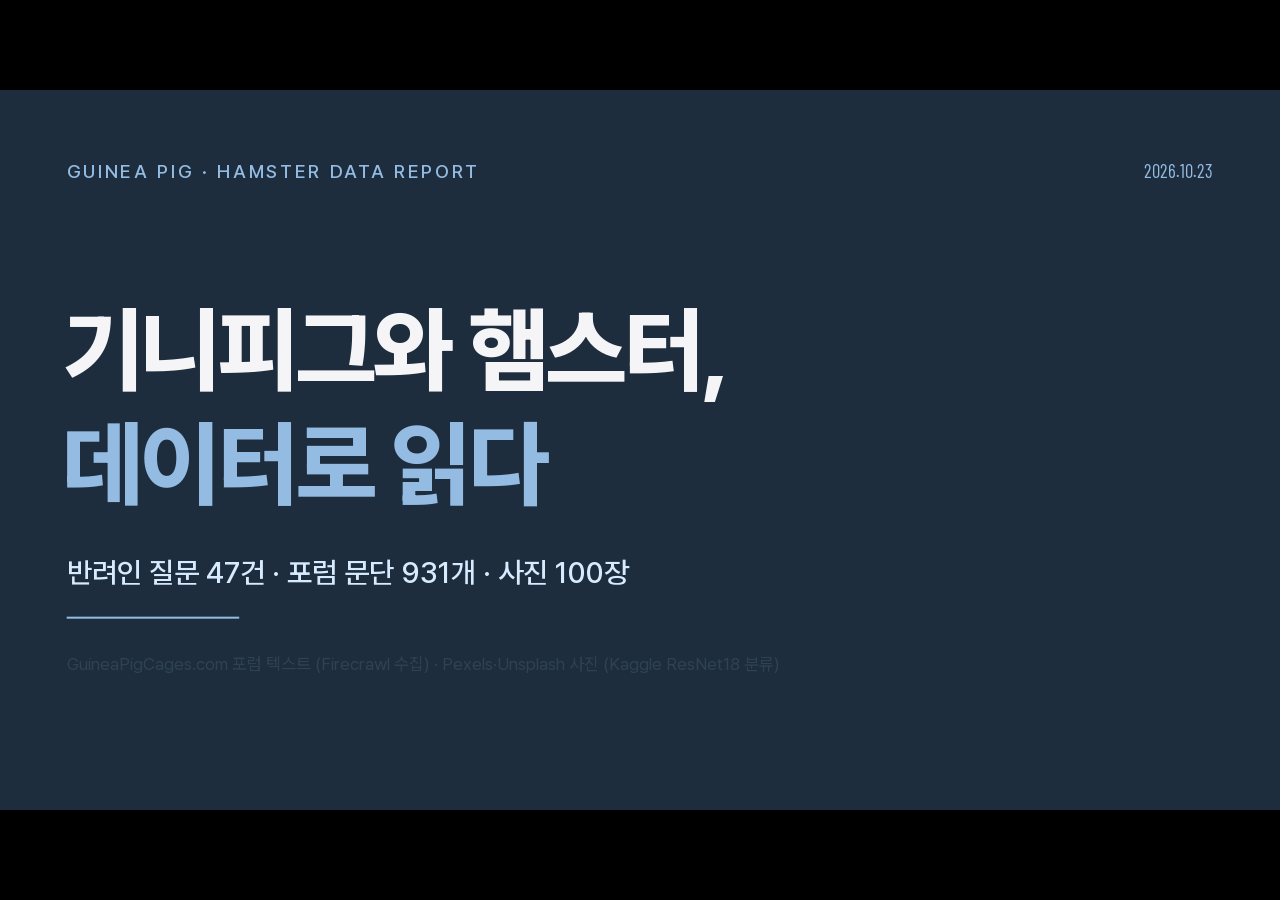
<file: slides/index.html>
<!DOCTYPE html>
<html lang="ko">
<head>
<meta charset="utf-8">
<meta name="viewport" content="width=device-width, initial-scale=1">
<title>기니피그·햄스터 데이터 리포트</title>
<meta name="description" content="기니피그 반려인 포럼 텍스트 분석(질문 47건 · 931문단)과 기니피그/햄스터 이미지 분류 실험(사진 100장)을 정리한 인터랙티브 슬라이드 덱.">
<link rel="preconnect" href="https://fonts.googleapis.com">
<link rel="preconnect" href="https://fonts.gstatic.com" crossorigin>
<link href="https://fonts.googleapis.com/css2?family=Barlow+Condensed:wght@400;500;600&display=swap" rel="stylesheet">
<style>
/* references/template/motion-board-ppt.html의 스타일을 그대로 계승 */
@font-face{font-family:'Pretendard';src:url('../references/template/fonts/PretendardVariable.woff2') format('woff2');font-weight:45 920;font-display:block}
*{box-sizing:border-box}
html,body{margin:0;height:100%;background:#000;color:#1d1f20;font-family:'Pretendard',sans-serif;overflow:hidden}
#stage{position:fixed;inset:0;display:flex;align-items:center;justify-content:center;cursor:pointer}
#stage svg{width:100vw;height:56.25vw;max-height:100vh;max-width:177.78vh;display:block}
.fade-img{opacity:0;animation:fadeImg .6s ease-out forwards}
@keyframes fadeImg{to{opacity:1}}
@media (prefers-reduced-motion:reduce){.fade-img{animation:none;opacity:1}}

/* 하단 컨트롤 바 — 템플릿 #bar */
#bar{position:fixed;left:0;right:0;bottom:0;display:flex;gap:14px;align-items:center;padding:12px 20px calc(12px + env(safe-area-inset-bottom,0px));background:rgba(29,45,61,.92);color:#f5f5f8;font-size:14px;opacity:0;transition:opacity .2s;z-index:5}
body:hover #bar,#bar:focus-within,body.boarding #bar{opacity:1}
body.clean #bar{display:none}
#bar input[type=range]{flex:1;accent-color:#94bce3;min-width:60px}
#bar button{background:none;border:1px solid rgba(245,245,248,.35);color:inherit;font:inherit;padding:6px 12px;cursor:pointer;min-height:34px}
#bar button:hover,#bar button:focus-visible{border-color:#94bce3;outline:none}
#count{font-family:'Barlow Condensed',sans-serif;font-size:20px;min-width:64px;text-align:center}
#help{color:#b5d9fd;white-space:nowrap}
@media (max-width:760px){#help{display:none}}

/* 개요 보드 — 템플릿 보드(header + grid) */
#board{position:fixed;inset:0;overflow:auto;background:#e7e7ea;z-index:4;padding-bottom:80px}
#board[hidden]{display:none}
#board header{display:flex;justify-content:space-between;align-items:baseline;gap:24px;flex-wrap:wrap;padding:32px 40px 8px}
#board h1{margin:0;font-size:28px;font-weight:700;letter-spacing:-.02em}
#board header p{margin:0;font-size:15px;color:#5d5d60}
#cells{display:grid;grid-template-columns:repeat(auto-fill,minmax(360px,1fr));gap:24px;padding:24px 40px 48px}
#board .cell{all:unset;cursor:pointer;display:flex;flex-direction:column;gap:10px}
#board .thumb svg{width:100%;height:auto;display:block;border:1px solid #d4d4d7;background:#f2f2f3}
#board .cell:hover svg,#board .cell:focus-visible svg{border-color:#416180}
#board .cap{display:flex;gap:10px;font-size:15px;font-weight:600}
#board .cap b{font-family:'Barlow Condensed',sans-serif;font-weight:600;color:#416180}
</style>
</head>
<body>
<div id="stage" aria-live="polite"></div>
<div id="board" hidden>
  <header>
    <h1>기니피그·햄스터 데이터 리포트</h1>
    <p>1920×1080 · 18장 · 카드를 누르면 그 장으로 이동</p>
  </header>
  <div id="cells"></div>
</div>
<div id="bar">
  <button id="grid">전체 보기</button>
  <button id="prev" aria-label="이전 슬라이드">←</button>
  <span id="count">01 / 18</span>
  <button id="next" aria-label="다음 슬라이드">→</button>
  <input id="scrub" type="range" min="0" max="17" step="1" value="0" aria-label="슬라이드 이동">
  <span id="help">← → 넘김 · O 전체 보기 · R 다시 재생 · F 전체 화면</span>
  <button id="replay">다시 재생</button>
  <button id="full">전체 화면</button>
</div>
<script src="deck-config.js"></script>
<script src="deck-data.js"></script>
<script src="../references/template/core.js"></script>
<script src="deck.js"></script>
</body>
</html>
</file>
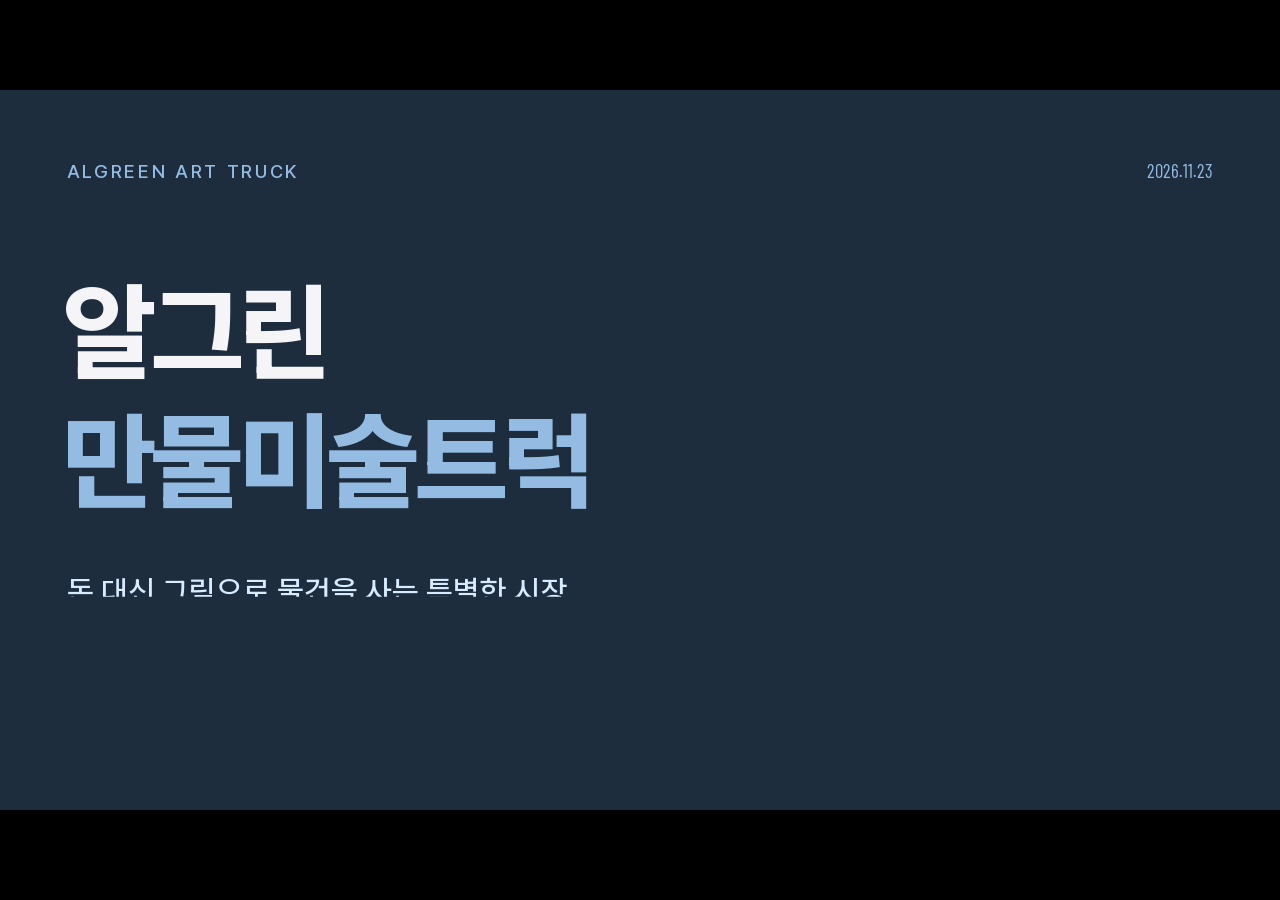
<file: slides/algreen/index.html>
<!DOCTYPE html>
<html lang="ko">
<head>
<meta charset="utf-8">
<meta name="viewport" content="width=device-width, initial-scale=1">
<title>알그린 만물미술트럭</title>
<meta name="description" content="돈 대신 그림으로 물건을 사는 특별한 시장 — 알그린 세 번째 정기모임.">
<link rel="preconnect" href="https://fonts.googleapis.com">
<link rel="preconnect" href="https://fonts.gstatic.com" crossorigin>
<link href="https://fonts.googleapis.com/css2?family=Barlow+Condensed:wght@400;500;600&display=swap" rel="stylesheet">
<style>
/* references/template/motion-board-ppt.html의 스타일을 그대로 계승 */
#notes{position:fixed;left:50%;bottom:72px;transform:translateX(-50%);width:min(1100px,92vw);padding:18px 24px;background:rgba(29,45,61,.95);color:#f5f5f8;font-size:20px;line-height:1.6;z-index:3}
#notes[hidden]{display:none}
@font-face{font-family:'Pretendard';src:url('../../references/template/fonts/PretendardVariable.woff2') format('woff2');font-weight:45 920;font-display:block}
*{box-sizing:border-box}
html,body{margin:0;height:100%;background:#000;color:#1d1f20;font-family:'Pretendard',sans-serif;overflow:hidden}
#stage{position:fixed;inset:0;display:flex;align-items:center;justify-content:center;cursor:pointer}
#stage svg{width:100vw;height:56.25vw;max-height:100vh;max-width:177.78vh;display:block}
.fade-img{opacity:0;animation:fadeImg .6s ease-out forwards}
@keyframes fadeImg{to{opacity:1}}
@media (prefers-reduced-motion:reduce){.fade-img{animation:none;opacity:1}}

/* 하단 컨트롤 바 — 템플릿 #bar */
#bar{position:fixed;left:0;right:0;bottom:0;display:flex;gap:14px;align-items:center;padding:12px 20px calc(12px + env(safe-area-inset-bottom,0px));background:rgba(29,45,61,.92);color:#f5f5f8;font-size:14px;opacity:0;transition:opacity .2s;z-index:5}
body:hover #bar,#bar:focus-within,body.boarding #bar{opacity:1}
body.clean #bar{display:none}
#bar input[type=range]{flex:1;accent-color:#94bce3;min-width:60px}
#bar button{background:none;border:1px solid rgba(245,245,248,.35);color:inherit;font:inherit;padding:6px 12px;cursor:pointer;min-height:34px}
#bar button:hover,#bar button:focus-visible{border-color:#94bce3;outline:none}
#count{font-family:'Barlow Condensed',sans-serif;font-size:20px;min-width:64px;text-align:center}
#help{color:#b5d9fd;white-space:nowrap}
@media (max-width:760px){#help{display:none}}

/* 개요 보드 — 템플릿 보드(header + grid) */
#board{position:fixed;inset:0;overflow:auto;background:#e7e7ea;z-index:4;padding-bottom:80px}
#board[hidden]{display:none}
#board header{display:flex;justify-content:space-between;align-items:baseline;gap:24px;flex-wrap:wrap;padding:32px 40px 8px}
#board h1{margin:0;font-size:28px;font-weight:700;letter-spacing:-.02em}
#board header p{margin:0;font-size:15px;color:#5d5d60}
#cells{display:grid;grid-template-columns:repeat(auto-fill,minmax(360px,1fr));gap:24px;padding:24px 40px 48px}
#board .cell{all:unset;cursor:pointer;display:flex;flex-direction:column;gap:10px}
#board .thumb svg{width:100%;height:auto;display:block;border:1px solid #d4d4d7;background:#f2f2f3}
#board .cell:hover svg,#board .cell:focus-visible svg{border-color:#416180}
#board .cap{display:flex;gap:10px;font-size:15px;font-weight:600}
#board .cap b{font-family:'Barlow Condensed',sans-serif;font-weight:600;color:#416180}
</style>
</head>
<body>
<div id="stage" aria-live="polite"></div>
<div id="notes" hidden></div>
<div id="board" hidden>
  <header>
    <h1>알그린 만물미술트럭</h1>
    <p>1920×1080 · 7장 · 카드를 누르면 그 장으로 이동</p>
  </header>
  <div id="cells"></div>
</div>
<div id="bar">
  <button id="grid">전체 보기</button>
  <button id="prev" aria-label="이전 슬라이드">←</button>
  <span id="count">01 / 07</span>
  <button id="next" aria-label="다음 슬라이드">→</button>
  <input id="scrub" type="range" min="0" max="6" step="1" value="0" aria-label="슬라이드 이동">
  <span id="help">← → 넘김 · O 전체 보기 · N 발표 멘트 · R 다시 재생 · F 전체 화면</span>
  <button id="note">발표 멘트</button>
  <button id="replay">다시 재생</button>
  <button id="full">전체 화면</button>
</div>
<script src="deck-config.js"></script>
<script src="../../references/template/core.js"></script>
<script src="deck.js"></script>
</body>
</html>
</file>
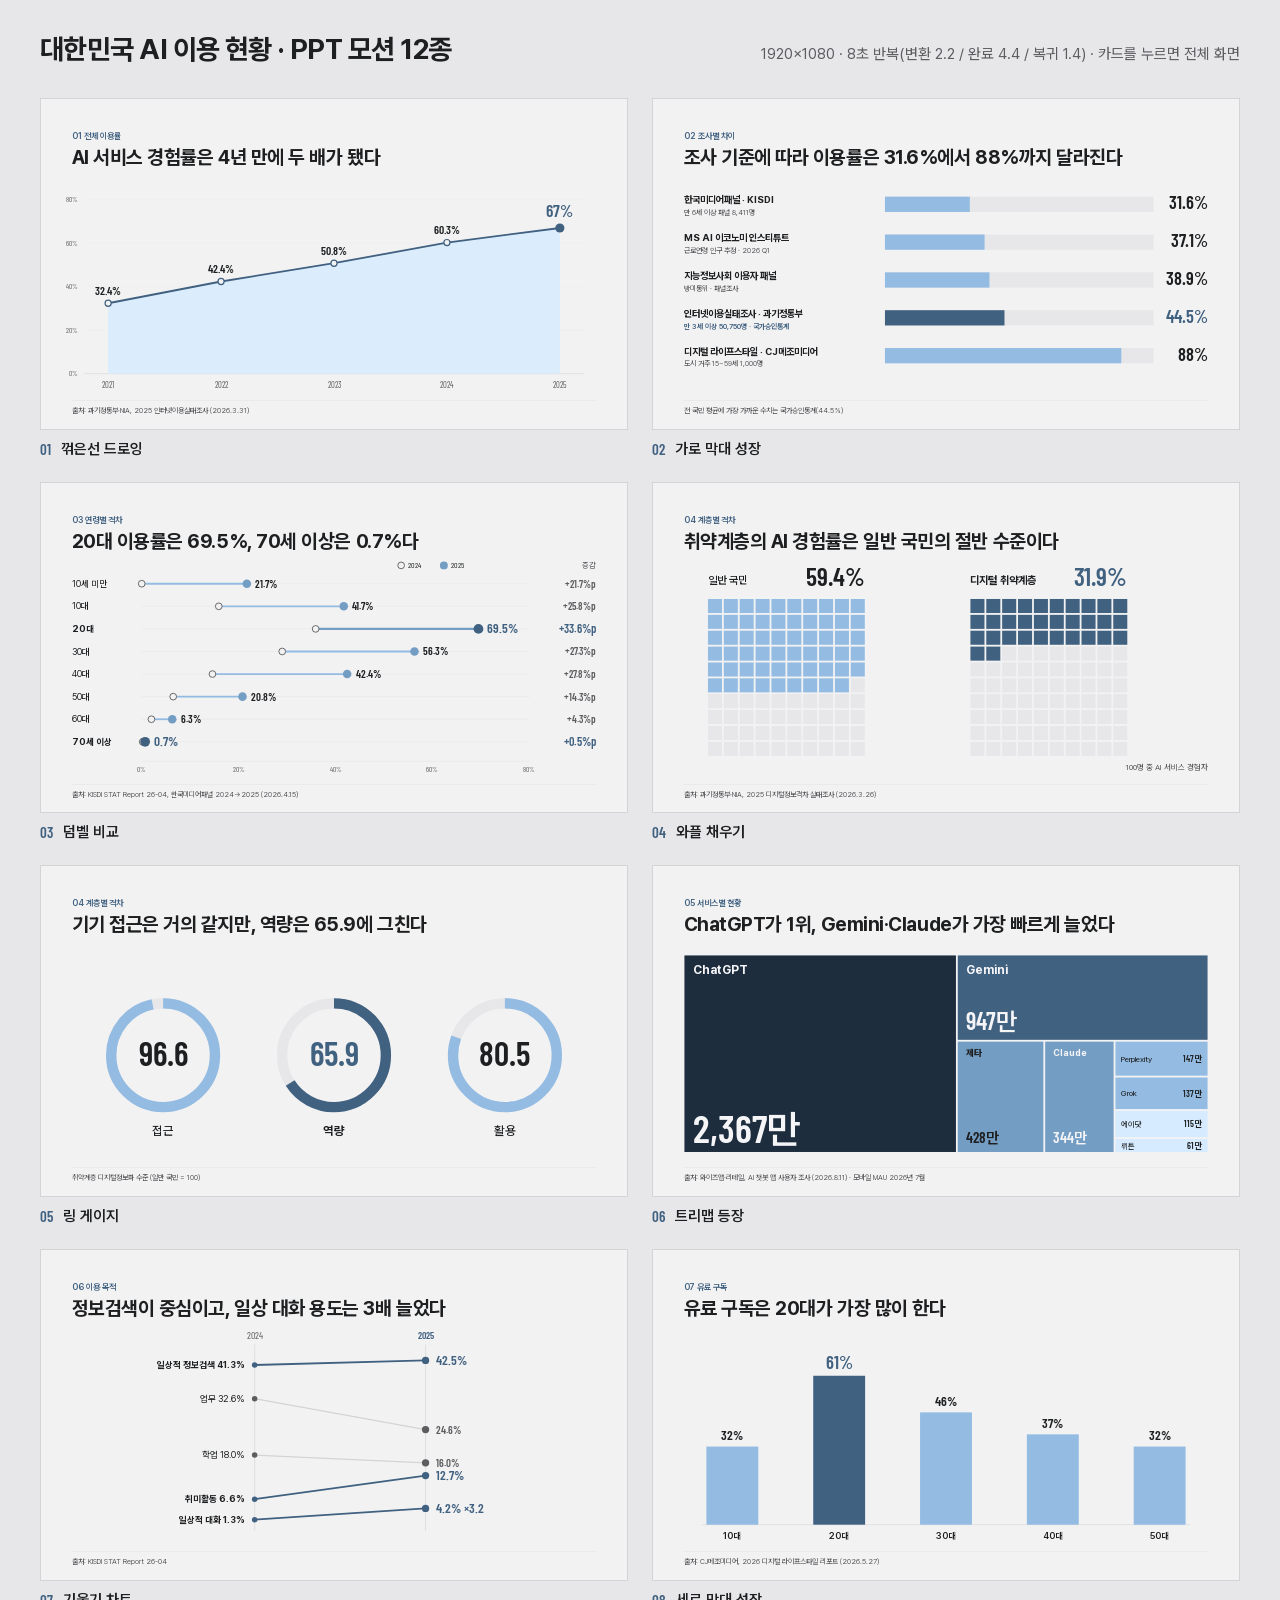
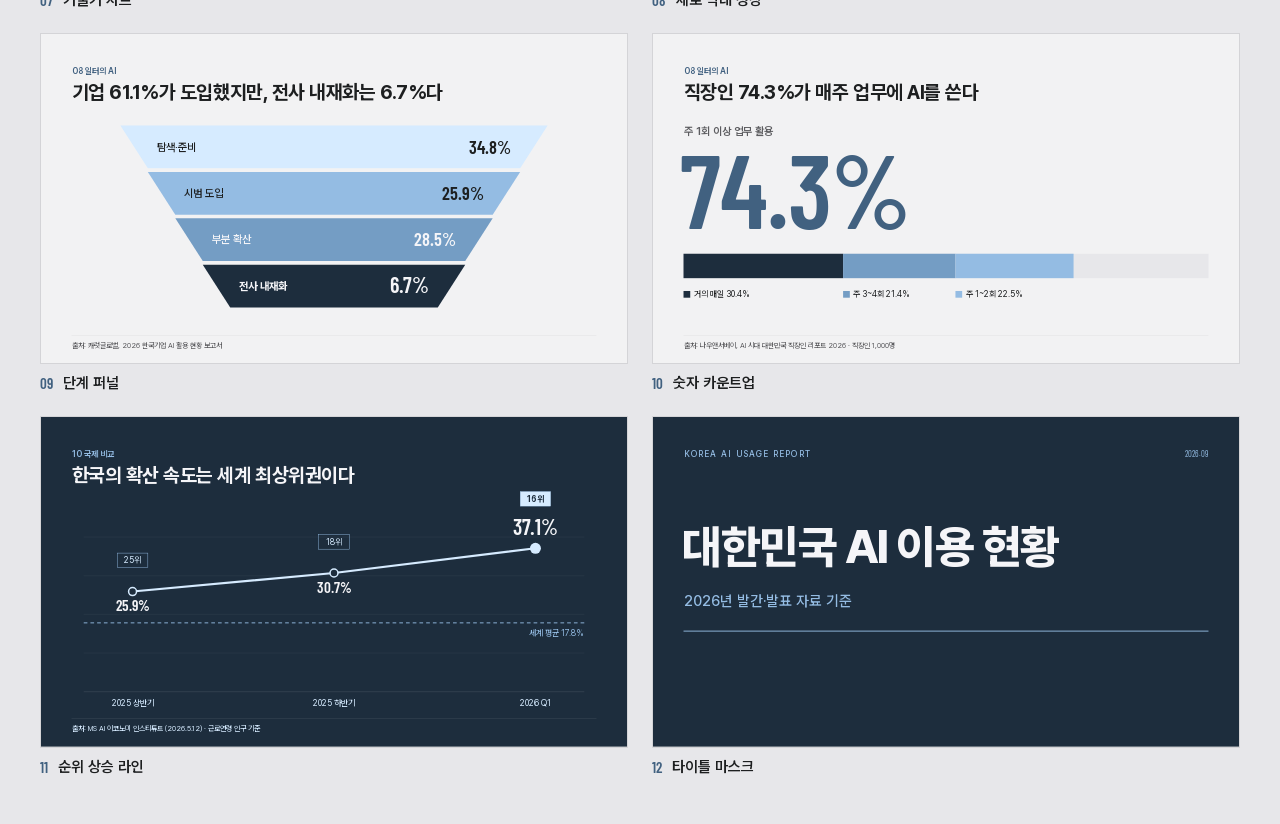
<file: references/template/motion-board-ppt.html>
<!DOCTYPE html>
<html lang="ko">
<head>
<meta charset="utf-8">
<meta name="viewport" content="width=device-width, initial-scale=1">
<title>대한민국 AI 이용 현황 · PPT 모션 보드</title>
<link rel="preconnect" href="https://fonts.googleapis.com">
<link href="https://fonts.googleapis.com/css2?family=Barlow+Condensed:wght@400;500;600&display=swap" rel="stylesheet">
<style>
@font-face{font-family:'Pretendard';src:url('fonts/PretendardVariable.woff2') format('woff2');font-weight:45 920;font-display:block}
*{box-sizing:border-box}
html,body{margin:0;background:#e7e7ea;color:#1d1f20;font-family:'Pretendard',sans-serif}
a{color:#416180}a:hover{color:#1d2d3d}
header{display:flex;justify-content:space-between;align-items:baseline;gap:24px;flex-wrap:wrap;padding:32px 40px 8px}
header h1{margin:0;font-size:28px;font-weight:700;letter-spacing:-.02em}
header p{margin:0;font-size:15px;color:#5d5d60}
#grid{display:grid;grid-template-columns:repeat(auto-fill,minmax(420px,1fr));gap:24px;padding:24px 40px 48px}
.cell{display:flex;flex-direction:column;gap:10px;text-decoration:none;color:inherit}
.cell svg{width:100%;height:auto;display:block;border:1px solid #d4d4d7;background:#f2f2f3}
.cell span{display:flex;gap:10px;font-size:15px;font-weight:600}
.cell b{font-family:'Barlow Condensed',sans-serif;font-weight:600;color:#416180}
.cell:hover svg{border-color:#416180}
body.single{background:#000;overflow:hidden}
body.single header,body.single #grid{display:none}
#stage{display:none;position:fixed;inset:0;align-items:center;justify-content:center}
body.single #stage{display:flex}
#stage svg{width:100vw;height:56.25vw;max-height:100vh;max-width:177.78vh;display:block}
#bar{position:fixed;left:0;right:0;bottom:0;display:flex;gap:16px;align-items:center;padding:12px 20px;background:rgba(29,45,61,.92);color:#f5f5f8;font-size:14px;opacity:0;transition:opacity .2s}
body.single:hover #bar{opacity:1}
body.clean #bar{display:none}
#bar input[type=range]{flex:1;accent-color:#94bce3}
#bar button,#bar label{background:none;border:1px solid rgba(245,245,248,.35);color:inherit;font:inherit;padding:6px 12px;cursor:pointer;display:flex;gap:6px;align-items:center}
#bar button:hover,#bar label:hover{border-color:#94bce3}
#bar a{color:#b5d9fd}
</style>
</head>
<body>
<header>
  <h1>대한민국 AI 이용 현황 · PPT 모션 12종</h1>
  <p>1920×1080 · 8초 반복(변환 2.2 / 완료 4.4 / 복귀 1.4) · 카드를 누르면 전체 화면</p>
</header>
<div id="grid"></div>
<div id="stage"></div>
<div id="bar">
  <a href="?">← 보드</a>
  <button id="play">일시정지</button>
  <input id="scrub" type="range" min="0" max="8" step="0.01" value="0">
  <span id="tc" style="font-family:'Barlow Condensed',sans-serif;font-size:18px;min-width:52px">0.00s</span>
  <label><input id="once" type="checkbox">한 번만 재생</label>
  <label><input id="chrome" type="checkbox" checked>제목·출처</label>
</div>
<script src="config.js"></script>
<script src="core.js"></script>
<script src="effects-a.js"></script>
<script src="effects-b.js"></script>
<script>
(function () {
  const { K, progress, chrome, FX } = window.MK;
  const q = new URLSearchParams(location.search);
  const ids = Object.keys(K.E).sort();
  const st = { id: q.get('effect'), once: q.get('once') === '1', chrome: q.get('chrome') !== '0', t0: performance.now(), paused: q.has('t'), tFix: parseFloat(q.get('t') || '0') };
  const frame = (id, t, withChrome, once) => {
    const d = K.E[id], p = progress(t, once), dark = !!d.dark;
    const bg = dark ? K.C.dark : K.C.bg;
    const head = withChrome && id !== '12' ? chrome(d, once ? 1 : p, dark) : '';
    return `<svg viewBox="0 0 ${K.W} ${K.H}" xmlns="http://www.w3.org/2000/svg"><rect width="${K.W}" height="${K.H}" fill="${bg}"/>${head}${FX[id](p, d)}</svg>`;
  };
  window.renderFrame = frame; // 외부 캡처 도구용: renderFrame('03', 2.2, true, false)
  const now = () => st.paused ? st.tFix : (performance.now() - st.t0) / 1000;
  const start = () => {
    if (st.id && K.E[st.id]) {
      document.body.classList.add('single');
      if (q.get('clean') === '1') document.body.classList.add('clean');
      const stage = document.getElementById('stage'), scrub = document.getElementById('scrub'), tc = document.getElementById('tc'), play = document.getElementById('play');
      const once = document.getElementById('once'), ch = document.getElementById('chrome');
      once.checked = st.once; ch.checked = st.chrome;
      once.onchange = () => { st.once = once.checked; st.t0 = performance.now(); st.tFix = 0; };
      ch.onchange = () => { st.chrome = ch.checked; };
      const toggle = () => { if (st.paused) { st.t0 = performance.now() - st.tFix * 1000; st.paused = false; } else { st.tFix = now(); st.paused = true; } play.textContent = st.paused ? '재생' : '일시정지'; };
      play.onclick = toggle;
      document.addEventListener('keydown', (e) => { if (e.code === 'Space') { e.preventDefault(); toggle(); } if (e.key === 'r') { st.t0 = performance.now(); st.tFix = 0; } });
      scrub.oninput = () => { st.paused = true; st.tFix = parseFloat(scrub.value); play.textContent = '재생'; };
      const loop = () => {
        let t = now(); const shown = st.once ? Math.min(t, K.LOOP) : t % K.LOOP;
        stage.innerHTML = frame(st.id, t, st.chrome, st.once);
        if (!st.paused) scrub.value = shown; tc.textContent = shown.toFixed(2) + 's';
        requestAnimationFrame(loop);
      };
      document.title = st.id + ' ' + K.E[st.id].name;
      loop();
    } else {
      const grid = document.getElementById('grid');
      grid.innerHTML = ids.map((id) => `<a class="cell" href="?effect=${id}"><div data-id="${id}"></div><span><b>${id}</b>${K.E[id].name}</span></a>`).join('');
      const slots = [...grid.querySelectorAll('[data-id]')];
      const loop = () => { const t = now(); slots.forEach((el) => el.innerHTML = frame(el.dataset.id, t, true, false)); requestAnimationFrame(loop); };
      loop();
    }
  };
  (document.fonts ? Promise.all([document.fonts.load("700 40px 'Pretendard'"), document.fonts.load("600 40px 'Barlow Condensed'")]).then(() => document.fonts.ready) : Promise.resolve()).then(start, start);
})();
</script>
</body>
</html>
</file>
